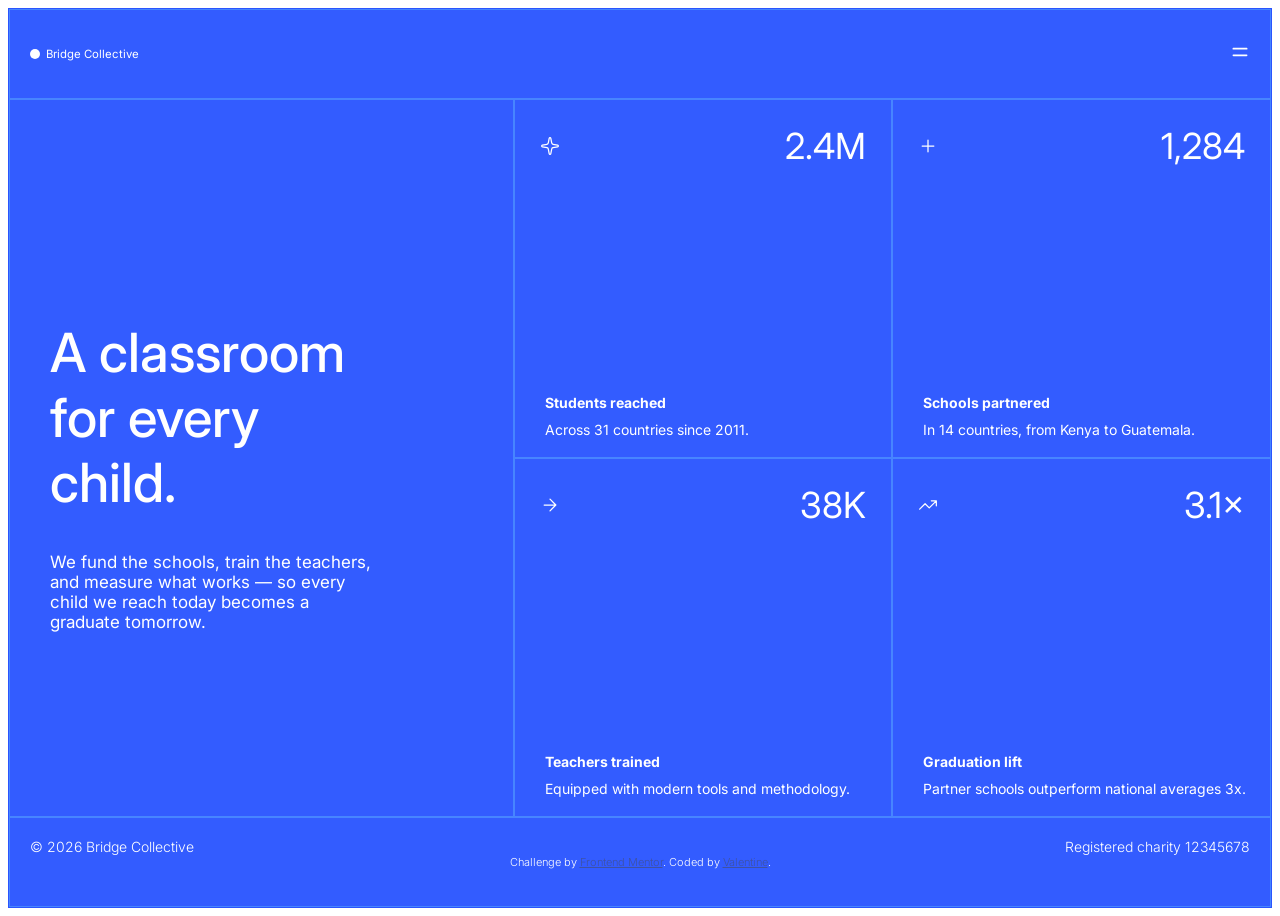
<file: index.html>
<!DOCTYPE html>
<html lang="en">
<head>
  <meta charset="UTF-8">
    <meta name="viewport" content="width=device-width, initial-scale=1.0"> <!-- displays site properly based on user's device -->
  <link rel="icon" L L L L:pe="image/png" sizes="32x32" href="./assets/images/favicon-32x32.png">
 <link rel="stylesheet" href="style.css"><link rel="preconnect" href="https://fonts.googleapis.com">
<link rel="preconnect" href="https://fonts.gstatic.com" crossorigin>
<link href="https://fonts.googleapis.com/css2?family=Inter:ital,opsz,wght@0,14..32,100..900;1,14..32,100..900&display=swap" rel="stylesheet">
    <title>Frontend Mentor | Grid landing page</title>
</head>

<body>
  <header>
    <div>
    <span class="dot"></span>
    <h6>Bridge Collective</h6>
    </div>
  <a href="#" class="menubtn"> 
    <img onclick = "shownav()" src= "assets/images/icon-menu.svg" alt="menu bar" height="20px" width="20px"> 
  </a>
  <nav>
  <a href="#" class="close">
    <img onclick = "closenav()" src= "assets/images/icon-close.svg" alt="close" height="20px" width="20px">
   </a>
   <div>
  <a href="#" class="navitems">About</a></li>
  <a href="#" class="navitems">Schools</a></li>
  <a href="#" class="navitems">Teachers</a></li>
  <a href="#" class="navitems">Impact</a></li>
  <a href="#" class="navitems">Contact</a></li>
  </div>
  </nav>
  </header>
<div class="midpart"> 
  <div class="introduction">
  <div class="intro">
 <h1> A classroom for every child.</h1>
  We fund the schools, train the teachers, and measure what works — so every child we reach today becomes a graduate tomorrow.
  </div>
  </div>
  <div class="item" id="stat1">
  <div class="stat_descriptions">
  <h1 class="stat_numbers" id="stat_number1"></h1>
  <img src="assets/images/icon-sparkle.svg" height="20px" width="20px" class="stat_icons">
  </div>
  <div class="statistics">
  <h4 class = "stat_h" id="stats_head1"></h4>
  <p class = "stat_p" id="stats_para1"></p>
  </div>
</div>
<div class="item" id="stat2">
  <div class="stat_descriptions">
  <h1 class="stat_numbers" id="stat_number2"></h1>
  <img src="assets/images/icon-plus.svg" height="20px" width="20px" class="stat_icons">
  </div>
  <div class="statistics">
  <h4 class = "stat_h" id="stats_head2"></h4>
  <p class = "stat_p" id="stats_para2"></p>
  </div>
</div>
<div class="item" id="stat3">
  <div class="stat_descriptions">
  <h1 class="stat_numbers" id="stat_number3"></h1>
  <img src="assets/images/icon-arrow-right.svg" height="20px" width="20px" class="stat_icons">
  </div>
  <div class="statistics">
  <h4 class = "stat_h" id="stats_head3"></h4>
  <p class = "stat_p" id="stats_para3"></p>
  </div>
</div>
<div class="item" id="stat4">
  <div class="stat_descriptions">
  <h1 class="stat_numbers" id="stat_number4"></h1>
  <img src="assets/images/icon-trending-up.svg" height="20px" width="20px" class="stat_icons">
  </div>
  <div class="statistics">
  <h4 class = "stat_h" id="stats_head4"></h4>
  <p class = "stat_p" id="stats_para4"></p>
  </div>
</div>
</div>
  <footer>  
  <div class="footer_info">
    <p1 id="footer_p1"> © 2026 Bridge Collective</p1>
  <p2 id="footer_p2">Registered charity 12345678</p2> 
  </div>
  <div class="attribution">
    Challenge by <a href="https://www.frontendmentor.io?ref=challenge">Frontend Mentor</a>.
    Coded by <a href="#">Valentine</a>.
  </div>
  </footer>
    <script src="nav.js"></script>
    <script src="index.js" defer></script>
    <script src="stats.js" defer></script>
</body>
</html>
</file>
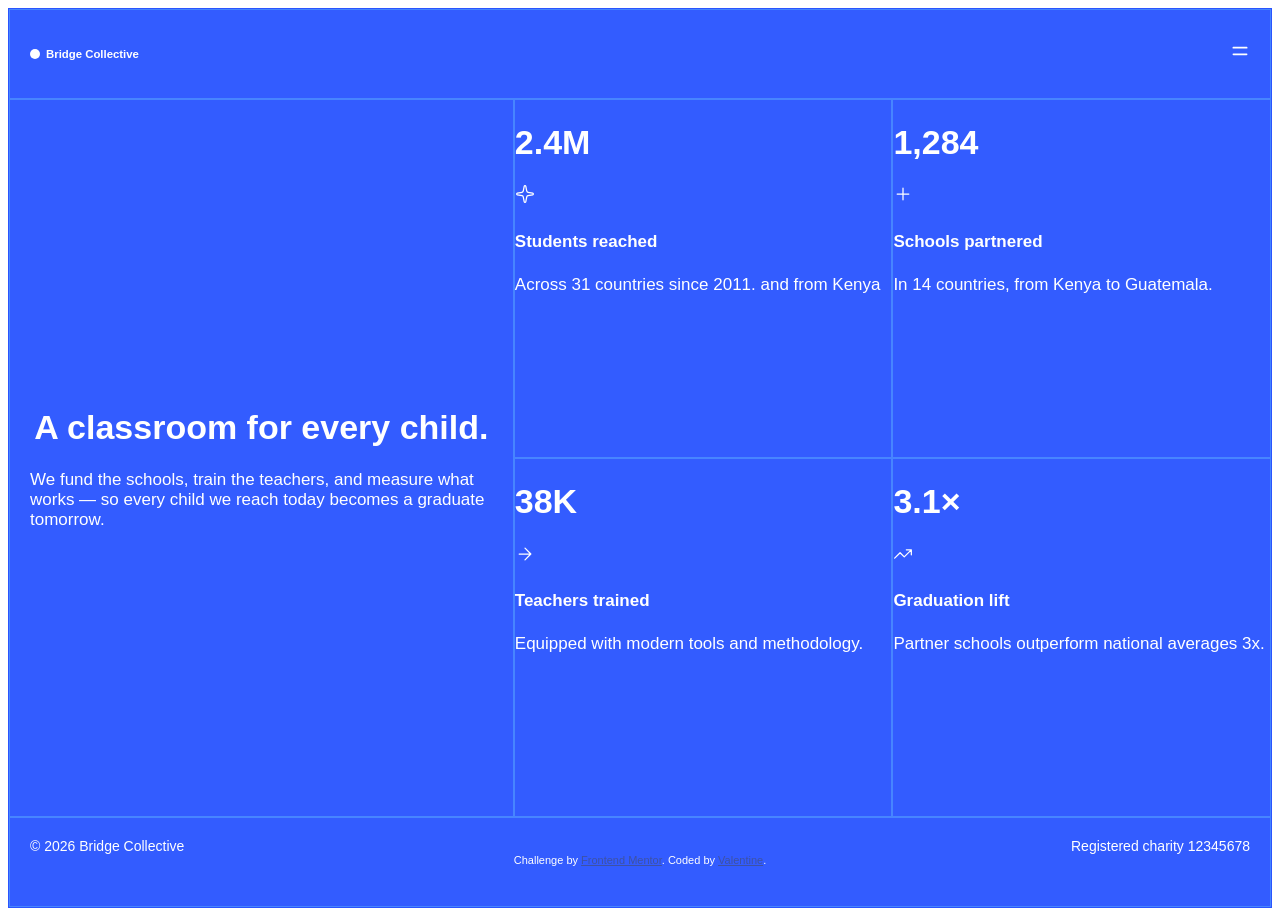
<file: grid-landing-page-main/index.html>
<!DOCTYPE html>
<html lang="en">
<head>
  <meta charset="UTF-8">
    <meta name="viewport" content="width=device-width, initial-scale=1.0"> <!-- displays site properly based on user's device -->
  <link rel="icon" L L L L:pe="image/png" sizes="32x32" href="./assets/images/favicon-32x32.png">
 <link rel="stylesheet" href="style.css">
 <link href="https://fonts.google.com/specimen/Inter" rel="stylesheet">
    <title>Frontend Mentor | Grid landing page</title>
</head>

<body>
  <header>
    <div>
    <span class="dot"></span>
    <h6>Bridge Collective</h6>
    </div>
  <nav>
  <a href="#" class="close">
    <img onclick = closenav(); src= "assets/images/icon-close.svg" alt="close" height="20px" width="20px">
   </a>
  <a href="#" class="navitems">About</a></li>
  <a href="#" class="navitems">Schools</a></li>
  <a href="#" class="navitems">Teachers</a></li>
  <a href="#" class="navitems">Impact</a></li>
  <a href="#" class="navitems">Contact</a></li>
  </nav>
  <a href="#" class="menubtn"> 
    <img onclick = shownav(); src= "assets/images/icon-menu.svg" alt="menu bar" height="20px" width="20px"> 
  </a>
  <script>
    function shownav(){
    const nav = document.querySelector('nav')
    const midpart = document.querySelector('midpart')
    const footer = document.querySelector('footer')
    nav.style.display = 'flex';
    midpart.style.backgroundColor = 'hsl(228, 99%, 58%)';
    footer.style.backgroundColor = 'hsl(228, 99%, 58%)';
    }
  </script>
  <script>
    function closenav(){
    const midpart = document.querySelector('midpart')
    const footer = document.querySelector('footer')
    const nav = document.querySelector('nav')
    nav.style.display = 'none';
    midpart.style.backgroundColor = 'hsl(228, 100%, 60%)';
    footer.style.backgroundColor = 'hsl(228, 100%, 60%)';
    }
  </script>
  </header>
<div class="midpart"> 
  <div class="introduction" style="grid-area: introduction">
 <h1> A classroom for every child.</h1>
  We fund the schools, train the teachers, and measure what works — so every child we reach today becomes a graduate tomorrow.
  </div>
  <div class="item" id="stat1">
  <div class="stat_descriptions">
  <h1 class="stat_numbers"> 2.4M</h1 style="grid-area: stat1">
  <img src="assets/images/icon-sparkle.svg" alt="sparkle icon" height="20px" width="20px" class="stat_icons">
  </div>
  <div class="stat_p"><h4>Students reached </h4>
  <p>Across 31 countries since 2011. and from Kenya</p></div> 
</div>
<div class="item" id="stat2" style="grid-area: stat2">
  <div class="stat_descriptions">
  <h1 class="stat_numbers"> 1,284</h1>
  <img src="assets/images/icon-plus.svg" alt="globe icon" height="20px" width="20px" class="stat_icons">
  </div>
  <div class="stat_p"><h4>Schools partnered</h4>
  <p>In 14 countries, from Kenya to Guatemala.</p>
  </div>
</div>
<div class="item" id="stat3" style="grid-area: stat3">
  <div class="stat_descriptions">
  <h1 class="stat_numbers"> 38K </h1>
  <img src="assets/images/icon-arrow-right.svg" alt="arrow right icon" height="20px" width="20px" class="stat_icons">
  </div>
  <div class="stat_p"><h4>Teachers trained</h4>
  <p>Equipped with modern tools and methodology.</p>
  </div>
</div>
<div class="item" id="stat4" style="grid-area: stat4">
  <div class="stat_descriptions">
  <h1 class="stat_numbers"> 3.1× </h1>
  <img src="assets/images/icon-trending-up.svg" alt="trending up icon" height="20px" width="20px" class="stat_icons">
  </div>
  <div class="stat_p"><h4>Graduation lift</h4>
  <p>Partner schools outperform national averages 3x.</p>
  </div>
</div>
</div>
  <footer>  
  <div class="footer_info">
    <p1 id="footer_p1"> © 2026 Bridge Collective</p1>
  <p2 id="footer_p2">Registered charity 12345678</p2> 
  </div>
  <div class="attribution">
    Challenge by <a href="https://www.frontendmentor.io?ref=challenge">Frontend Mentor</a>.
    Coded by <a href="#">Valentine</a>.
  </div>
  </footer>
</body>
</html>
</file>
<file: style.css>
body{
    display: grid;
    grid-template-rows: 1fr 8fr 1fr;
    box-sizing: border-box;
    border: 1px solid hsl(228, 99%, 58%);
    font-family: 'Inter', sans-serif;
    font-weight: 400;
    font-size: 17px;
    height: 100vh;
    --background-color: hsl(228, 100%, 60%);
    --border-color: hsl(220, 100%, 64%);

}
header{
    display: flex;
    justify-content: space-between;
    align-items: center;
    padding: 20px;
    font-weight: 400;
    background-color: var(--background-color);
    color: hsl(0, 0%, 100%);
    border: 1px solid var(--border-color);
}
header div{
    display: flex;
    flex-direction: row;
    gap: 6px;
    align-items: center;
}
header h6{
    z-index: 100;
    margin: 0;
    font-weight: 400;
}
nav{
    display: none;
    align-items: end;
    flex-direction: column;
    box-sizing: border-box;
    position: absolute;
    font-size: 14px;
    top: 8px;
    right: 8px;
    height: 100vh;
    z-index: 100;
    box-shadow: 3px 3px 3px rgba(0, 0, 0, 25%);
    background-color: var(--background-color);
}
.close{
    box-sizing: border-box;
    display: flex;
    align-items: center;
    justify-content: flex-end;
    width: 250px;
    padding: 27px;
    border-bottom: 1px solid var(--border-color);
}
.dot{
  width: 10px;
  height: 10px;
    z-index: 100;
  background-color: white;
  border-radius: 50%;
}
nav div{
    margin-top: 30px;
    display: flex;
    flex-direction: column;
}
.navitems{
    display: flex;
    flex-direction: row-reverse;
    color: white;
    text-decoration: none; 
    padding: 3px;
    padding-right: 28px;
}
.navitems:hover{
    color: white;
    text-decoration: underline; 
}
.midpart{
    box-sizing: border-box;
    background-color: hsl(228, 100%, 60%);
    display: grid;
    grid-template-columns: 40% 30% 30%;
    grid-template-rows: 50% 50%;
    grid-template-areas:
    "introduction stat1 stat2"
    "introduction stat3 stat4";
}
.introduction{
    grid-area: introduction;
    box-sizing: border-box;
    display: flex;
    flex-direction: column;
    justify-content: center;
    padding: 20px;
    border: 1px solid var(--border-color);
    color: hsl(0, 0%, 100%);
    animation: SlideInLeft 1.5s ease-in-out;
}
.intro{
    justify-content: start;
    width: 70%;
    padding-left: 20px;
}
.intro h1{
    font-size: 54px;
    font-weight: 500;
}
.introduction:hover{
    background-color: 1px solid var(--border-color);
}
.item{
    box-sizing: border-box;
    display: flex;
    flex-direction: column;
    justify-content: space-between;
    color: hsl(0, 0%, 100%);
    border: 1px solid var(--border-color);
    animation: SlideInRight 1.5s ease-in-out;
}
.item:hover{
    background-color: var(--border-color);
}
@keyframes SlideInRight {
    from { transform: translateX(+30px); }
    to { transform: translateX(0); }
}
@keyframes SlideInLeft {
    from { transform: translateX(-30px); }
    to { transform: translateX(0); }
}
.stat_descriptions{
    display: flex;
    flex-direction: row-reverse;
    align-items: center;
    justify-content: space-between;
    padding-right: 25px;
    padding-left: 25px;
    font-size: 18px;
}
.stat_numbers{
    font-weight: 400;
}
.statistics{
    padding-left: 25px;
    font-size: 14px;
}
.stat_h{
    display: flex;
    margin-bottom: 0;
    padding: 5px;
}
.stat_p{
    display: flex;
    justify-content: start;
    margin-top: 0;
    padding: 5px;
}
#stat1{
    grid-area: stat1;
}
#stat2{
    grid-area: stat2;
}
#stat3{
    grid-area: stat3;
}
#stat4{
    grid-area: stat4;
}
footer{
    position: relative;
    display: flex;
    flex-direction: column;
    box-sizing: border-box;
    padding: 20px;
    background-color: var(--background-color);
    border: 1px solid var(--border-color);
    color: hsl(0, 0%, 100%);
    font-size: 14px;
    font-weight: 300;
}
.footer_info{
    display: flex;
    flex-direction: row;
    justify-content: space-between;
    box-sizing: border-box;
}
#footer_p1{
    margin-left: 0;
}
.attribution{
     font-size: 11px; text-align: center; 
    color: hsl(0, 0%, 100%);
}
.attribution a{
     color: hsl(228, 45%, 44%); 
}
@media(max-width: 42em){
.midpart{
        grid-template-columns: 100%;
        grid-template-rows: 1fr 1fr 1fr 1fr 1fr;
        grid-template-areas:
        "introduction"
        "stat1"
        "stat2"
        "stat3"
        "stat4";
}
nav{
    display: none;
    align-items: centre;
    flex-direction: column;
    box-sizing: border-box;
    position: absolute;
    top: 8px;
    right: 8px;
    height: 310px;
    width: 96vw;
    z-index: 1;
    font-size: 14px;
    box-shadow: 100;
    background-color: var(--background-color);
}
.close{
    box-sizing: border-box;
    display: flex;
    align-items: center;
    justify-content: flex-end;
    width: 100%;
    padding: 24px;
    width: 100%;
    border-bottom: 1px solid var(--border-color);
}
.footer_info{
    display: flex;
    flex-direction: column;
    justify-content: space-between;
    box-sizing: border-box;
}
.attribution{
    text-align: start;
    margin-left: 0px;
}
}
</file>
<file: grid-landing-page-main/style.css>
body{
    display: grid;
    grid-template-rows: 1fr 8fr 1fr;
    box-sizing: border-box;
    border: 1px solid hsl(228, 99%, 58%);
    font-family: 'Inter', sans-serif;
    font-weight: 400;
    font-size: 17px;
    height: 100vh;
}
header{
    display: flex;
    justify-content: space-between;
    align-items: center;
    padding: 20px;
    background-color: hsl(228, 100%, 60%);
    color: hsl(0, 0%, 100%);
    border: 1px solid hsl(220, 100%, 64%);
    font-weight: 300;
}
header div{
    display: flex;
    flex-direction: row;
    gap: 6px;
    align-items: center;
}
header h6{
    margin: 0;
}
nav{
    display: none;
    align-items: end;
    flex-direction: column;
    box-sizing: border-box;
    position: absolute;
    top: 8px;
    right: 8px;
    padding: 10px;
    box-shadow: 100;
    background-color: hsl(228, 100%, 60%);
}
.close{
    box-sizing: border-box;
    display: flex;
    align-items: center;
    justify-content: flex-end;
    width: 250px;
    padding: 19px;
    border-bottom: 1px solid hsl(220, 100%, 64%);
}
.dot{
  width: 10px;
  height: 10px;
  background-color: white;
  border-radius: 50%;
}
.navitems{
    color: white;
    padding: 2px;
    text-decoration: none; 
}
.navitems:hover{
    color: white;
    text-decoration: underline; 
}
.midpart{
    box-sizing: border-box;
    display: grid;
    grid-template-columns: 40% 30% 30%;
    grid-template-rows: 50% 50%;
    grid-template-areas:
    "introduction stat1 stat2"
    "introduction stat3 stat4";
}
.introduction{
    display: flex;
    flex-direction: column;
    justify-content: center;
    align-items: center;
    box-sizing: border-box;
    padding: 20px;
    background-color: hsl(228, 100%, 60%);
    border: 1px solid hsl(220, 100%, 64%);
    color: hsl(0, 0%, 100%);
}
.introduction:hover{
    background-color: hsl(220, 100%, 64%);
}
.stat_description{
    display: flex;
    flex-direction: row;
    font-size: 14px;
    font-weight: 300;
}
.item{
    box-sizing: border-box;
    display: flex;
    flex-direction: column;
    color: hsl(0, 0%, 100%);
    background-color: hsl(228, 100%, 60%);
    border: 1px solid hsl(220, 100%, 64%);
}
.item:hover{
    background-color: hsl(220, 100%, 64%);
}
footer{
    position: relative;
    display: flex;
    flex-direction: column;
    box-sizing: border-box;
    padding: 20px;
    background-color: hsl(228, 100%, 60%);
    border: 1px solid hsl(220, 100%, 64%);
    color: hsl(0, 0%, 100%);
    font-size: 14px;
    font-weight: 300;
}
.footer_info{
    display: flex;
    flex-direction: row;
    justify-content: space-between;
    box-sizing: border-box;
}
#footer_p1{
    font-size: 14px;
    margin-left: 0;
}
.attribution{
     font-size: 11px; text-align: center; 
    color: hsl(0, 0%, 100%);
}
.attribution a{
     color: hsl(228, 45%, 44%); 
}
@media(max-width: 56em){
    .stat_description{
        grid-template-columns: 100%;
        grid-template-rows: 1fr 1fr 1fr 1fr 1fr;
        grid-template-areas:
        "introduction"
        "stat1"
        "stat2"
        "stat3"
        "stat4";
    }
}
@media(max-width: 42em){
    .midpart{
        grid-template-columns: 100%;
        grid-template-rows: 1fr 1fr 1fr 1fr 1fr;
        grid-template-areas:
        "introduction"
        "stat1"
        "stat2"
        "stat3"
        "stat4";
    }
}
</file>
